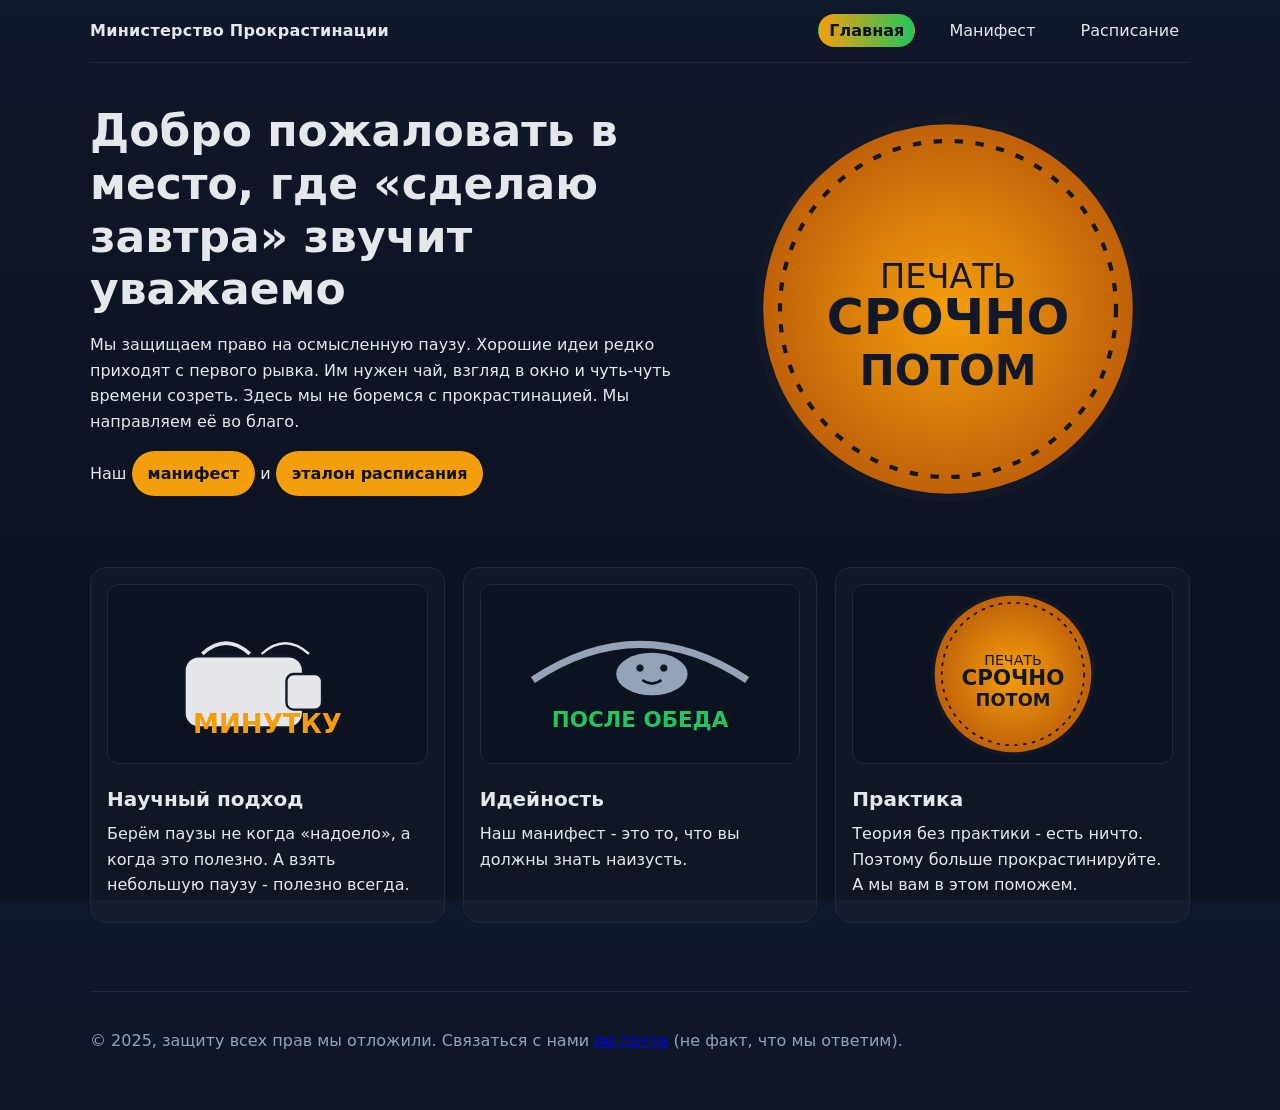
<file: lab2/index.html>
<!doctype html>
<html lang="ru">
<head>
  <meta charset="utf-8">
  <title>Министерство Прокрастинации — Главная</title>
  <meta name="viewport" content="width=device-width, initial-scale=1">
  <link rel="stylesheet" href="styles.css">
</head>
<body>
<header class="container site-header">
  <a class="logo" href="index.html">Министерство Прокрастинации</a>
  <nav class="main-nav" aria-label="Главное меню">
    <a href="index.html" class="active">Главная</a>
    <a href="manifesto.html">Манифест</a>
    <a href="schedule.html">Расписание</a>
  </nav>
</header>

<main class="container">
  <section id="hero" class="hero">
    <div class="hero-text">
      <h1>Добро пожаловать в место, где «сделаю завтра» звучит уважаемо</h1>
      <p>Мы защищаем право на осмысленную паузу. Хорошие идеи редко приходят с первого рывка. 
        Им нужен чай, взгляд в окно и чуть-чуть времени созреть. 
        Здесь мы не боремся с прокрастинацией. Мы направляем её во благо.</p>
      <p>Наш <a class="pill-link" href="manifesto.html"><span class="pill">манифест</span></a> и <a class="pill-link" href="schedule.html"><span class="pill">эталон расписания</span></a></p>
    </div>
    <div class="hero-media">
      <img class="hero-img" src="img/sticker1.svg" alt="Печать Министерства Прокрастинации: «Срочно потом»">
    </div>
  </section>

  <section class="cards">
    <article class="card">
      <img src="img/sticker2.svg" alt="Кружка с паром и надпись «Минутку»">
      <h2>Научный подход</h2>
      <p>Берём паузы не когда «надоело», а <span class="accent">когда это полезно</span>. 
        А взять небольшую паузу - полезно всегда.</p>
    </article>
    <article class="card">
      <img src="img/sticker3.svg" alt="Ленивец на ветке с табличкой «После обеда»">
      <h2>Идейность</h2>
      <p>Наш манифест - это то, что вы должны знать наизусть.</p>
    </article>
    <article class="card">
      <img src="img/sticker1.svg" alt="Печать «Срочно потом»">
      <h2>Практика</h2>
      <p>Теория без практики - есть ничто. Поэтому больше прокрастинируйте. А мы вам в этом поможем.</p>
    </article>
  </section>
</main>

<footer class="container site-footer">
  <p>© 2025, защиту всех прав мы отложили. Связаться с нами <a href="mailto:procrastinate@min.gov" title="Написать нам">по почте</a> (не факт, что мы ответим).</p>
</footer>
</body>
</html>
</file>
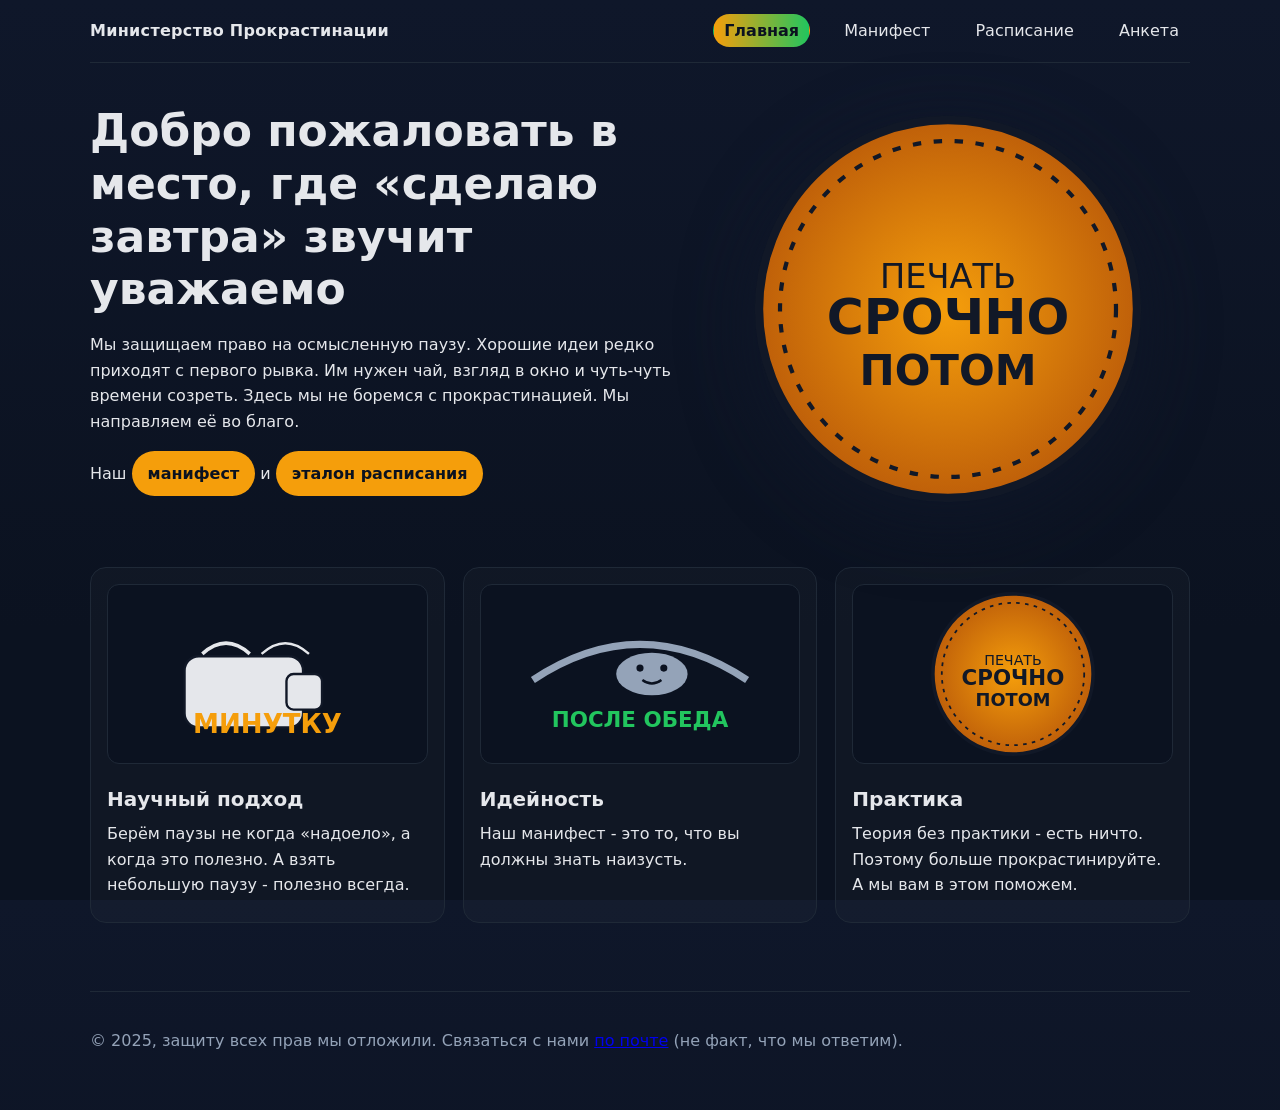
<file: lab4/index.html>
<!doctype html>
<html lang="ru">
<head>
  <meta charset="utf-8">
  <title>Министерство Прокрастинации — Главная</title>
  <meta name="viewport" content="width=device-width, initial-scale=1">
  <link rel="stylesheet" href="styles.css">
  <script src="app.js" defer></script>
</head>
<body>
<header class="container site-header">
  <a class="logo" href="index.html">Министерство Прокрастинации</a>
  <nav class="main-nav" aria-label="Главное меню">
    <a href="index.html" class="active">Главная</a>
    <a href="manifesto.html">Манифест</a>
    <a href="schedule.html">Расписание</a>
    <a href="signup.html">Анкета</a>
  </nav>
</header>

<main class="container">
  <section id="hero" class="hero">
    <div class="hero-text">
      <h1>Добро пожаловать в место, где «сделаю завтра» звучит уважаемо</h1>
      <p>Мы защищаем право на осмысленную паузу. Хорошие идеи редко приходят с первого рывка. 
        Им нужен чай, взгляд в окно и чуть-чуть времени созреть. 
        Здесь мы не боремся с прокрастинацией. Мы направляем её во благо.</p>
      <p>Наш <a class="pill-link" href="manifesto.html"><span class="pill">манифест</span></a> и <a class="pill-link" href="schedule.html"><span class="pill">эталон расписания</span></a></p>
    </div>
    <div class="hero-media">
      <img class="hero-img" src="img/sticker1.svg" alt="Печать Министерства Прокрастинации: «Срочно потом»">
    </div>
  </section>

  <section class="cards">
    <article class="card">
      <img src="img/sticker2.svg" alt="Кружка с паром и надпись «Минутку»">
      <h2>Научный подход</h2>
      <p>Берём паузы не когда «надоело», а <span class="accent">когда это полезно</span>. 
        А взять небольшую паузу - полезно всегда.</p>
    </article>
    <article class="card">
      <img src="img/sticker3.svg" alt="Ленивец на ветке с табличкой «После обеда»">
      <h2>Идейность</h2>
      <p>Наш манифест - это то, что вы должны знать наизусть.</p>
    </article>
    <article class="card">
      <img src="img/sticker1.svg" alt="Печать «Срочно потом»">
      <h2>Практика</h2>
      <p>Теория без практики - есть ничто. Поэтому больше прокрастинируйте. А мы вам в этом поможем.</p>
    </article>
  </section>
</main>

<footer class="container site-footer">
  <p>© 2025, защиту всех прав мы отложили. Связаться с нами <a href="mailto:procrastinate@min.gov" title="Написать нам">по почте</a> (не факт, что мы ответим).</p>
</footer>
</body>
</html>
</file>
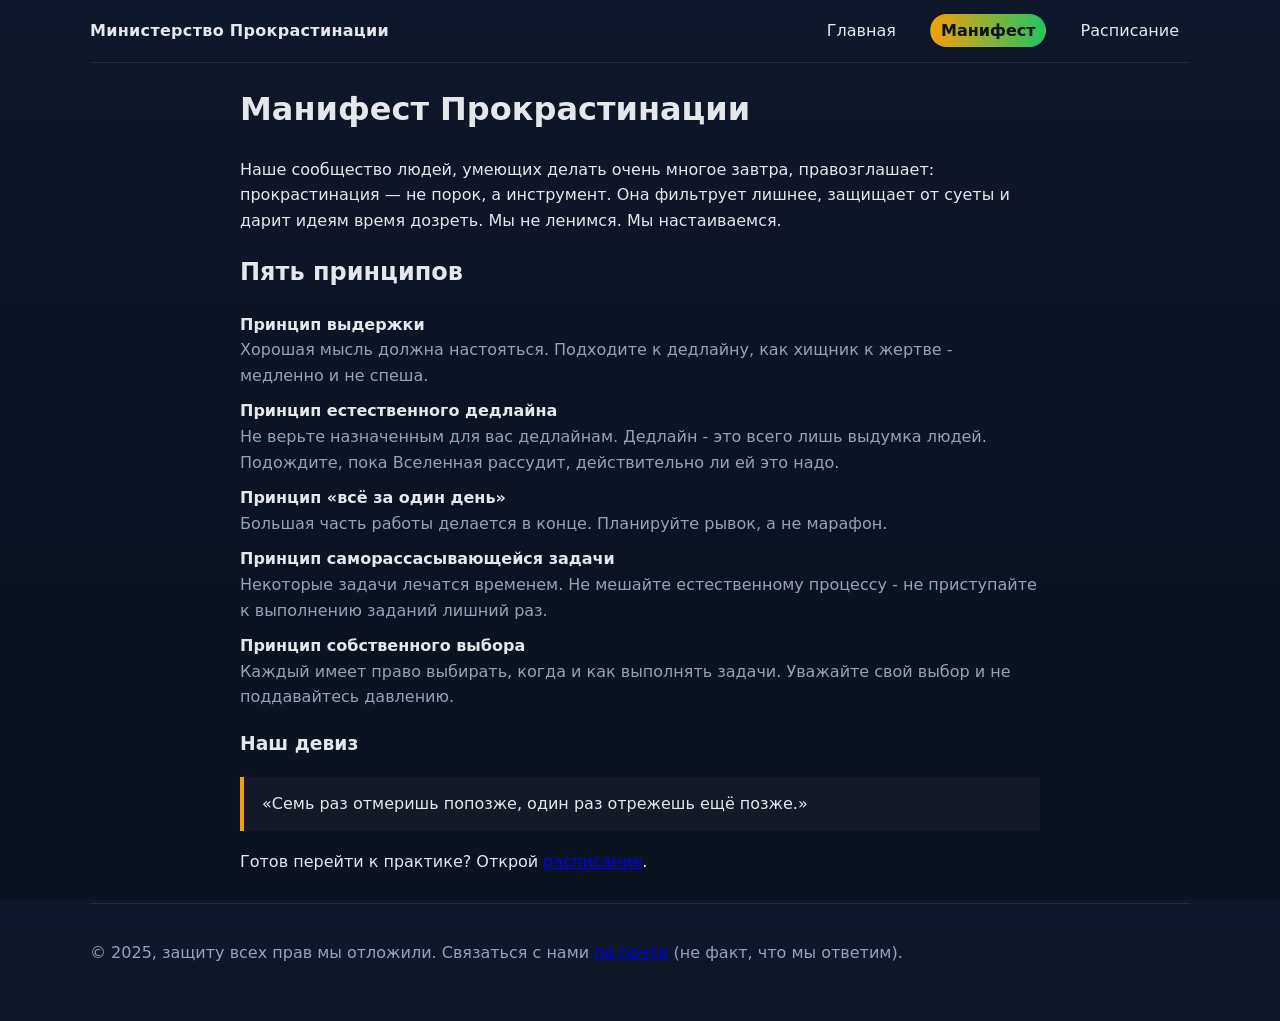
<file: lab2/manifesto.html>
<!doctype html>
<html lang="ru">
<head>
  <meta charset="utf-8">
  <title>Министерство Прокрастинации — Манифест</title>
  <meta name="viewport" content="width=device-width, initial-scale=1">
  <link rel="stylesheet" href="styles.css">
</head>
<body>
<header class="container site-header">
  <a class="logo" href="index.html">Министерство Прокрастинации</a>
  <nav class="main-nav" aria-label="Главное меню">
    <a href="index.html">Главная</a>
    <a href="manifesto.html" class="active">Манифест</a>
    <a href="schedule.html">Расписание</a>
  </nav>
</header>

<main class="container narrow">
  <h1>Манифест Прокрастинации</h1>

  <p>Наше сообщество людей, умеющих делать очень многое завтра, правозглашает: прокрастинация — не порок, а инструмент. Она фильтрует лишнее, защищает от суеты и дарит идеям время дозреть. Мы не ленимся. Мы настаиваемся.</p>

  <h2>Пять принципов</h2>
  <dl class="facts">
    <dt>Принцип выдержки</dt>
    <dd>Хорошая мысль должна настояться. Подходите к дедлайну, как хищник к жертве - медленно и не спеша.</dd>
    <dt>Принцип естественного дедлайна</dt>
    <dd>Не верьте назначенным для вас дедлайнам. Дедлайн - это всего лишь выдумка людей. Подождите, пока Вселенная рассудит, действительно ли ей это надо.</dd>
    <dt>Принцип «всё за один день»</dt> 
    <dd>Большая часть работы делается в конце. Планируйте рывок, а не марафон.</dd>
    <dt>Принцип саморассасывающейся задачи</dt> 
    <dd>Некоторые задачи лечатся временем. Не мешайте естественному процессу - не приступайте к выполнению заданий лишний раз.</dd>
    <dt>Принцип собственного выбора</dt> 
    <dd>Каждый имеет право выбирать, когда и как выполнять задачи. Уважайте свой выбор и не поддавайтесь давлению.</dd>
  </dl>

  <h3>Наш девиз</h3>
  <blockquote class="quote">«Семь раз отмеришь попозже, один раз отрежешь ещё позже.»</blockquote>

  <p>Готов перейти к практике? Открой <a href="schedule.html">расписание</a>.</p>
</main>

<footer class="container site-footer">
  <p>© 2025, защиту всех прав мы отложили. Связаться с нами <a href="mailto:procrastinate@min.gov" title="Написать нам">по почте</a> (не факт, что мы ответим).</p>
</footer>
</body>
</html>
</file>
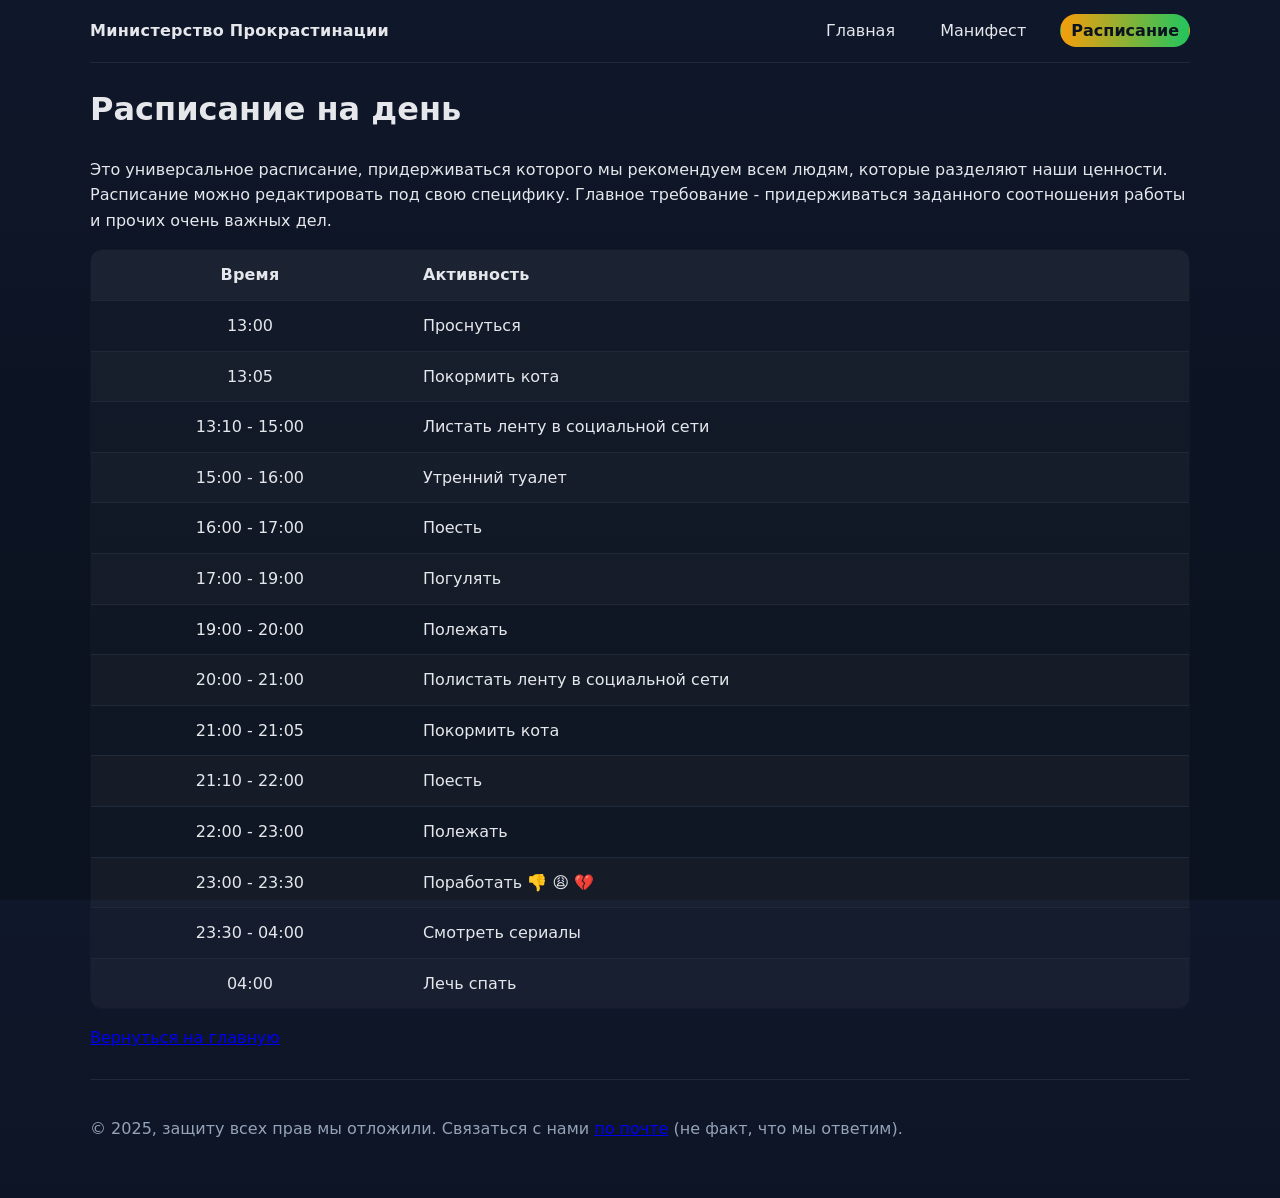
<file: lab2/schedule.html>
<!doctype html>
<html lang="ru">
<head>
  <meta charset="utf-8">
  <title>Министерство Прокрастинации — Расписание</title>
  <meta name="viewport" content="width=device-width, initial-scale=1">
  <link rel="stylesheet" href="styles.css">
</head>
<body>
<header class="container site-header">
  <a class="logo" href="index.html">Министерство Прокрастинации</a>
  <nav class="main-nav" aria-label="Главное меню">
    <a href="index.html">Главная</a>
    <a href="manifesto.html">Манифест</a>
    <a href="schedule.html" class="active">Расписание</a>
  </nav>
</header>

<main class="container">
  <h1>Расписание на день</h1>
  <p>Это универсальное расписание, придерживаться которого мы рекомендуем всем людям, которые разделяют наши ценности.
    Расписание можно редактировать под свою специфику. Главное требование - придерживаться заданного соотношения работы и прочих очень важных дел.
  </p>
  <table class="plan">
    <thead>
      <tr>
        <th>Время</th>
        <th>Активность</th>
      </tr>
    </thead>
    <tbody>
      <tr>
        <td>13:00</td>
        <td>Проснуться</td>
      </tr>
      <tr>
        <td>13:05</td>
        <td>Покормить кота</td>
      </tr>
      <tr>
        <td>13:10 - 15:00</td>
        <td>Листать ленту в социальной сети</td>
      </tr>
      <tr>
        <td>15:00 - 16:00</td>
        <td>Утренний туалет</td>
      </tr>
      <tr>
        <td>16:00 - 17:00</td>
        <td>Поесть</td>
      </tr>
      <tr>
        <td>17:00 - 19:00</td>
        <td>Погулять</td>
      </tr>
      <tr>
        <td>19:00 - 20:00</td>
        <td>Полежать</td>
      </tr>
      <tr>
        <td>20:00 - 21:00</td>
        <td>Полистать ленту в социальной сети</td>
      </tr>
      <tr>
        <td>21:00 - 21:05</td>
        <td>Покормить кота</td>
      </tr>
      <tr>
        <td>21:10 - 22:00</td>
        <td>Поесть</td>
      </tr>
      <tr>
        <td>22:00 - 23:00</td>
        <td>Полежать</td>
      </tr>
       <tr>
        <td>23:00 - 23:30</td>
        <td>Поработать 👎 😩 💔 </td>
      </tr>
       <tr>
        <td>23:30 - 04:00</td>
        <td>Смотреть сериалы</td>
      </tr>
       <tr>
        <td>04:00</td>
        <td>Лечь спать</td>
      </tr>
    </tbody>
  </table>

  <p><a href="index.html">Вернуться на главную</a></p>
</main>

<footer class="container site-footer">
  <p>© 2025, защиту всех прав мы отложили. Связаться с нами <a href="mailto:procrastinate@min.gov" title="Написать нам">по почте</a> (не факт, что мы ответим).</p>
</footer>
</body>
</html>
</file>
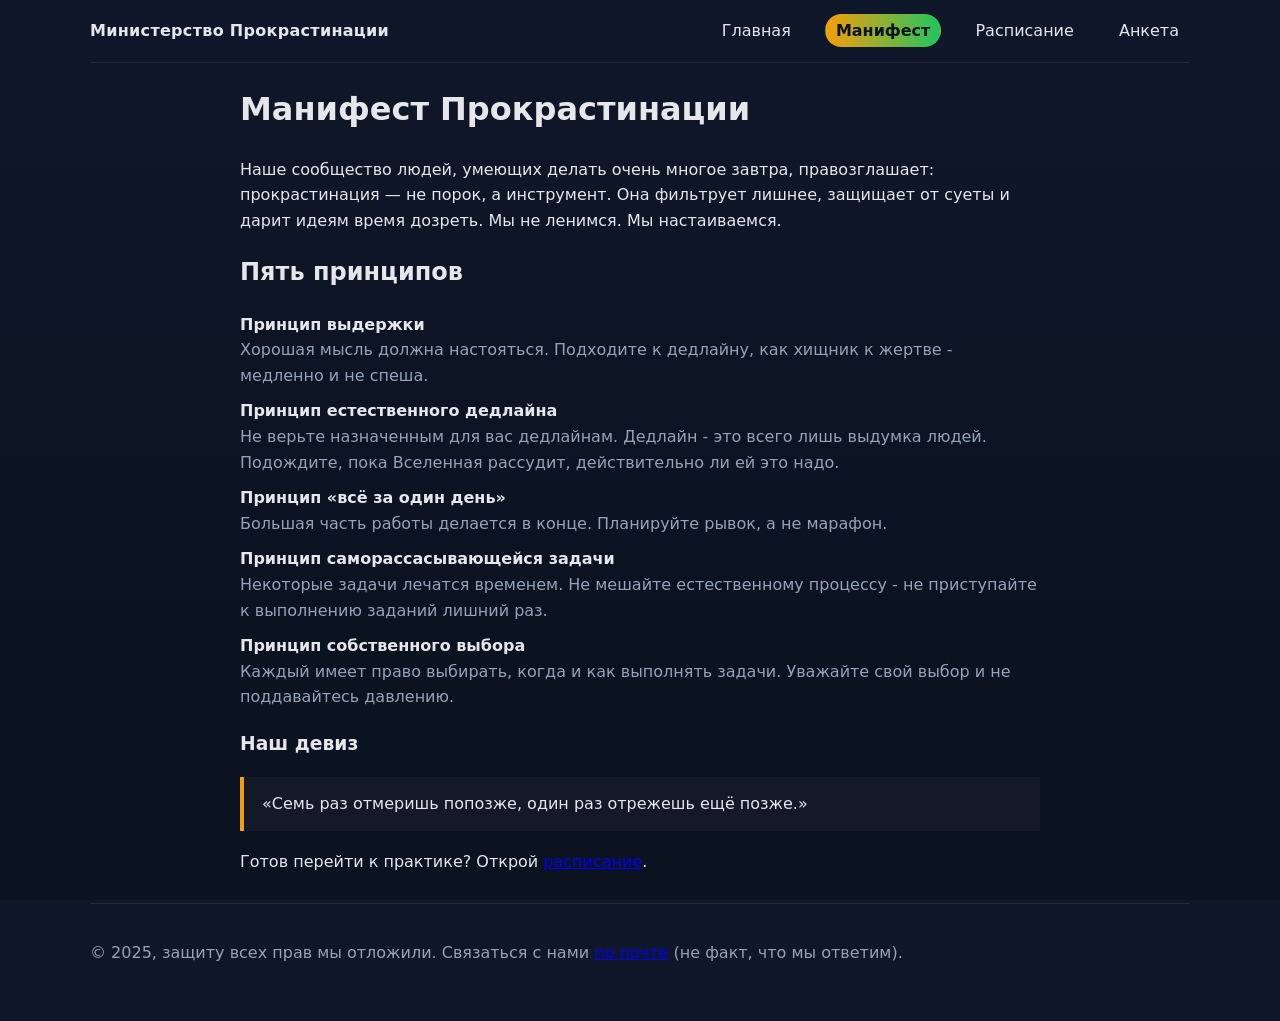
<file: lab4/manifesto.html>
<!doctype html>
<html lang="ru">
<head>
  <meta charset="utf-8">
  <title>Министерство Прокрастинации — Манифест</title>
  <meta name="viewport" content="width=device-width, initial-scale=1">
  <link rel="stylesheet" href="styles.css">
  <script src="app.js" defer></script>
</head>
<body>
<header class="container site-header">
  <a class="logo" href="index.html">Министерство Прокрастинации</a>
  <nav class="main-nav" aria-label="Главное меню">
    <a href="index.html">Главная</a>
    <a href="manifesto.html" class="active">Манифест</a>
    <a href="schedule.html">Расписание</a>
    <a href="signup.html">Анкета</a>
  </nav>
</header>

<main class="container narrow">
  <h1>Манифест Прокрастинации</h1>

  <p>Наше сообщество людей, умеющих делать очень многое завтра, правозглашает: прокрастинация — не порок, а инструмент. Она фильтрует лишнее, защищает от суеты и дарит идеям время дозреть. Мы не ленимся. Мы настаиваемся.</p>

  <h2>Пять принципов</h2>
  <dl class="facts">
    <dt>Принцип выдержки</dt>
    <dd>Хорошая мысль должна настояться. Подходите к дедлайну, как хищник к жертве - медленно и не спеша.</dd>
    <dt>Принцип естественного дедлайна</dt>
    <dd>Не верьте назначенным для вас дедлайнам. Дедлайн - это всего лишь выдумка людей. Подождите, пока Вселенная рассудит, действительно ли ей это надо.</dd>
    <dt>Принцип «всё за один день»</dt> 
    <dd>Большая часть работы делается в конце. Планируйте рывок, а не марафон.</dd>
    <dt>Принцип саморассасывающейся задачи</dt> 
    <dd>Некоторые задачи лечатся временем. Не мешайте естественному процессу - не приступайте к выполнению заданий лишний раз.</dd>
    <dt>Принцип собственного выбора</dt> 
    <dd>Каждый имеет право выбирать, когда и как выполнять задачи. Уважайте свой выбор и не поддавайтесь давлению.</dd>
  </dl>

  <h3>Наш девиз</h3>
  <blockquote class="quote">«Семь раз отмеришь попозже, один раз отрежешь ещё позже.»</blockquote>

  <p>Готов перейти к практике? Открой <a href="schedule.html">расписание</a>.</p>
</main>

<footer class="container site-footer">
  <p>© 2025, защиту всех прав мы отложили. Связаться с нами <a href="mailto:procrastinate@min.gov" title="Написать нам">по почте</a> (не факт, что мы ответим).</p>
</footer>
</body>
</html>
</file>
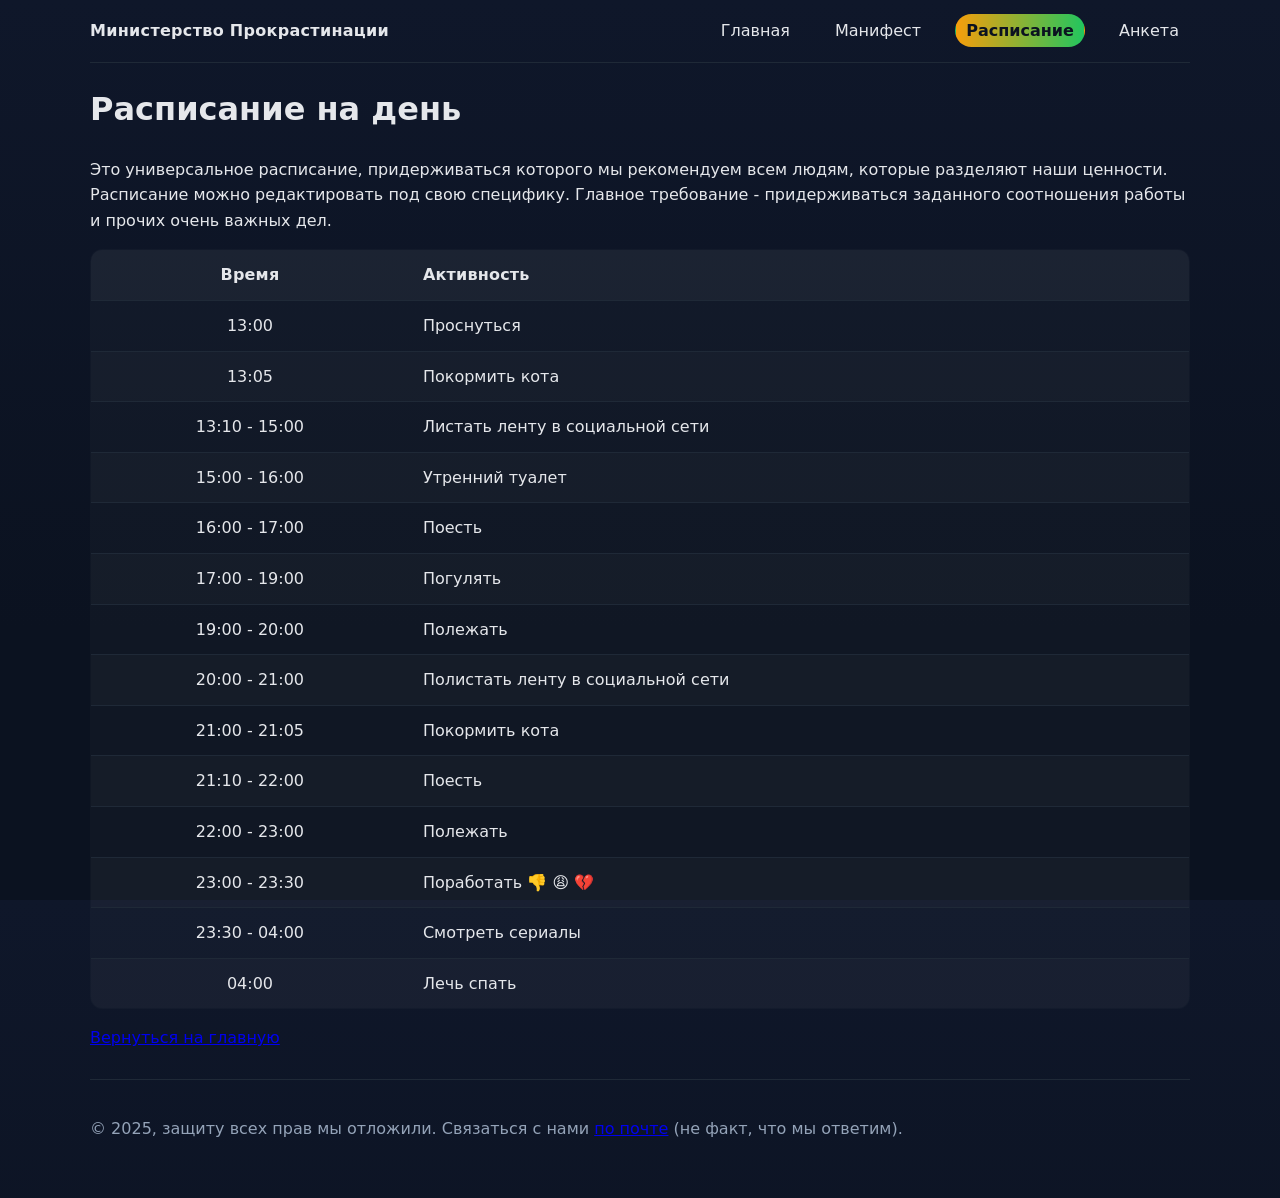
<file: lab4/schedule.html>
<!doctype html>
<html lang="ru">
<head>
  <meta charset="utf-8">
  <title>Министерство Прокрастинации — Расписание</title>
  <meta name="viewport" content="width=device-width, initial-scale=1">
  <link rel="stylesheet" href="styles.css">
  <script src="app.js" defer></script>
</head>
<body>
<header class="container site-header">
  <a class="logo" href="index.html">Министерство Прокрастинации</a>
  <nav class="main-nav" aria-label="Главное меню">
    <a href="index.html">Главная</a>
    <a href="manifesto.html">Манифест</a>
    <a href="schedule.html" class="active">Расписание</a>
    <a href="signup.html">Анкета</a>
  </nav>
</header>

<main class="container">
  <h1>Расписание на день</h1>
  <p>Это универсальное расписание, придерживаться которого мы рекомендуем всем людям, которые разделяют наши ценности.
    Расписание можно редактировать под свою специфику. Главное требование - придерживаться заданного соотношения работы и прочих очень важных дел.
  </p>
  <table class="plan">
    <thead>
      <tr>
        <th>Время</th>
        <th>Активность</th>
      </tr>
    </thead>
    <tbody>
      <tr>
        <td>13:00</td>
        <td>Проснуться</td>
      </tr>
      <tr>
        <td>13:05</td>
        <td>Покормить кота</td>
      </tr>
      <tr>
        <td>13:10 - 15:00</td>
        <td>Листать ленту в социальной сети</td>
      </tr>
      <tr>
        <td>15:00 - 16:00</td>
        <td>Утренний туалет</td>
      </tr>
      <tr>
        <td>16:00 - 17:00</td>
        <td>Поесть</td>
      </tr>
      <tr>
        <td>17:00 - 19:00</td>
        <td>Погулять</td>
      </tr>
      <tr>
        <td>19:00 - 20:00</td>
        <td>Полежать</td>
      </tr>
      <tr>
        <td>20:00 - 21:00</td>
        <td>Полистать ленту в социальной сети</td>
      </tr>
      <tr>
        <td>21:00 - 21:05</td>
        <td>Покормить кота</td>
      </tr>
      <tr>
        <td>21:10 - 22:00</td>
        <td>Поесть</td>
      </tr>
      <tr>
        <td>22:00 - 23:00</td>
        <td>Полежать</td>
      </tr>
       <tr>
        <td>23:00 - 23:30</td>
        <td>Поработать 👎 😩 💔 </td>
      </tr>
       <tr>
        <td>23:30 - 04:00</td>
        <td>Смотреть сериалы</td>
      </tr>
       <tr>
        <td>04:00</td>
        <td>Лечь спать</td>
      </tr>
    </tbody>
  </table>

  <p><a href="index.html">Вернуться на главную</a></p>
</main>

<footer class="container site-footer">
  <p>© 2025, защиту всех прав мы отложили. Связаться с нами <a href="mailto:procrastinate@min.gov" title="Написать нам">по почте</a> (не факт, что мы ответим).</p>
</footer>
</body>
</html>
</file>
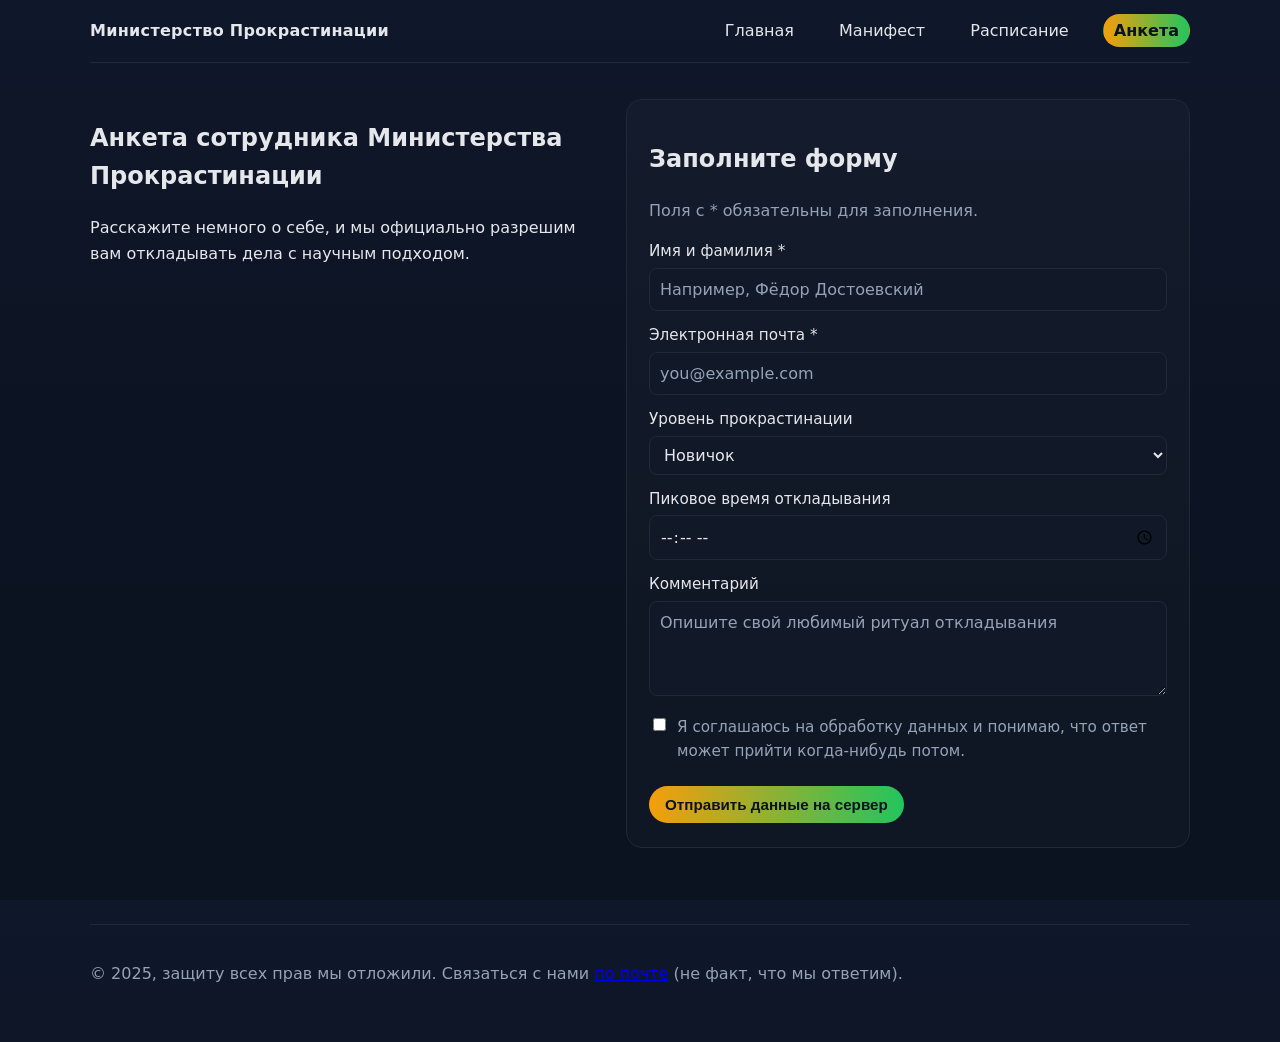
<file: lab4/signup.html>
<!doctype html>
<html lang="ru">
<head>
  <meta charset="utf-8">
  <title>Министерство Прокрастинации — Анкета</title>
  <meta name="viewport" content="width=device-width, initial-scale=1">
  <link rel="stylesheet" href="styles.css">
  <script src="app.js" defer></script>
</head>
<body>
<header class="container site-header">
  <a class="logo" href="index.html">Министерство Прокрастинации</a>
  <nav class="main-nav" aria-label="Главное меню">
    <a href="index.html">Главная</a>
    <a href="manifesto.html">Манифест</a>
    <a href="schedule.html">Расписание</a>
    <a href="signup.html" class="active">Анкета</a>
  </nav>
</header>

<main class="container signup">
  <section class="signup-intro">
    <h1>Анкета сотрудника Министерства Прокрастинации</h1>
    <p>Расскажите немного о себе, и мы официально разрешим вам откладывать дела с научным подходом.</p>
  </section>

  <section class="signup-form-card" aria-labelledby="signup-title">
    <h2 id="signup-title">Заполните форму</h2>
    <p class="muted">Поля с * обязательны для заполнения.</p>

    <form id="join-form" novalidate>
      <div class="field">
        <label for="name">Имя и фамилия *</label>
        <input type="text" id="name" name="name" required placeholder="Например, Фёдор Достоевский">
      </div>

      <div class="field">
        <label for="email">Электронная почта *</label>
        <input type="email" id="email" name="email" required placeholder="you@example.com">
      </div>

      <div class="field">
        <label for="level">Уровень прокрастинации</label>
        <select id="level" name="level">
          <option value="Новичок">Новичок</option>
          <option value="Уверенный откладыватель">Уверенный откладыватель</option>
          <option value="Профессионал последнего дня">Профессионал последнего дня</option>
        </select>
      </div>

      <div class="field">
        <label for="best-time">Пиковое время откладывания</label>
        <input type="time" id="best-time" name="bestTime">
      </div>

      <div class="field">
        <label for="comment">Комментарий</label>
        <textarea id="comment" name="comment" rows="3" placeholder="Опишите свой любимый ритуал откладывания"></textarea>
      </div>

      <div class="field checkbox-row">
        <input type="checkbox" id="agree" name="agree" required>
        <label for="agree">Я соглашаюсь на обработку данных и понимаю, что ответ может прийти когда-нибудь потом.</label>
      </div>

      <button type="submit">Отправить данные на сервер</button>
    </form>
  </section>
</main>

<footer class="container site-footer">
  <p>© 2025, защиту всех прав мы отложили. Связаться с нами <a href="mailto:procrastinate@min.gov" title="Написать нам">по почте</a> (не факт, что мы ответим).</p>
</footer>
</body>
</html>
</file>
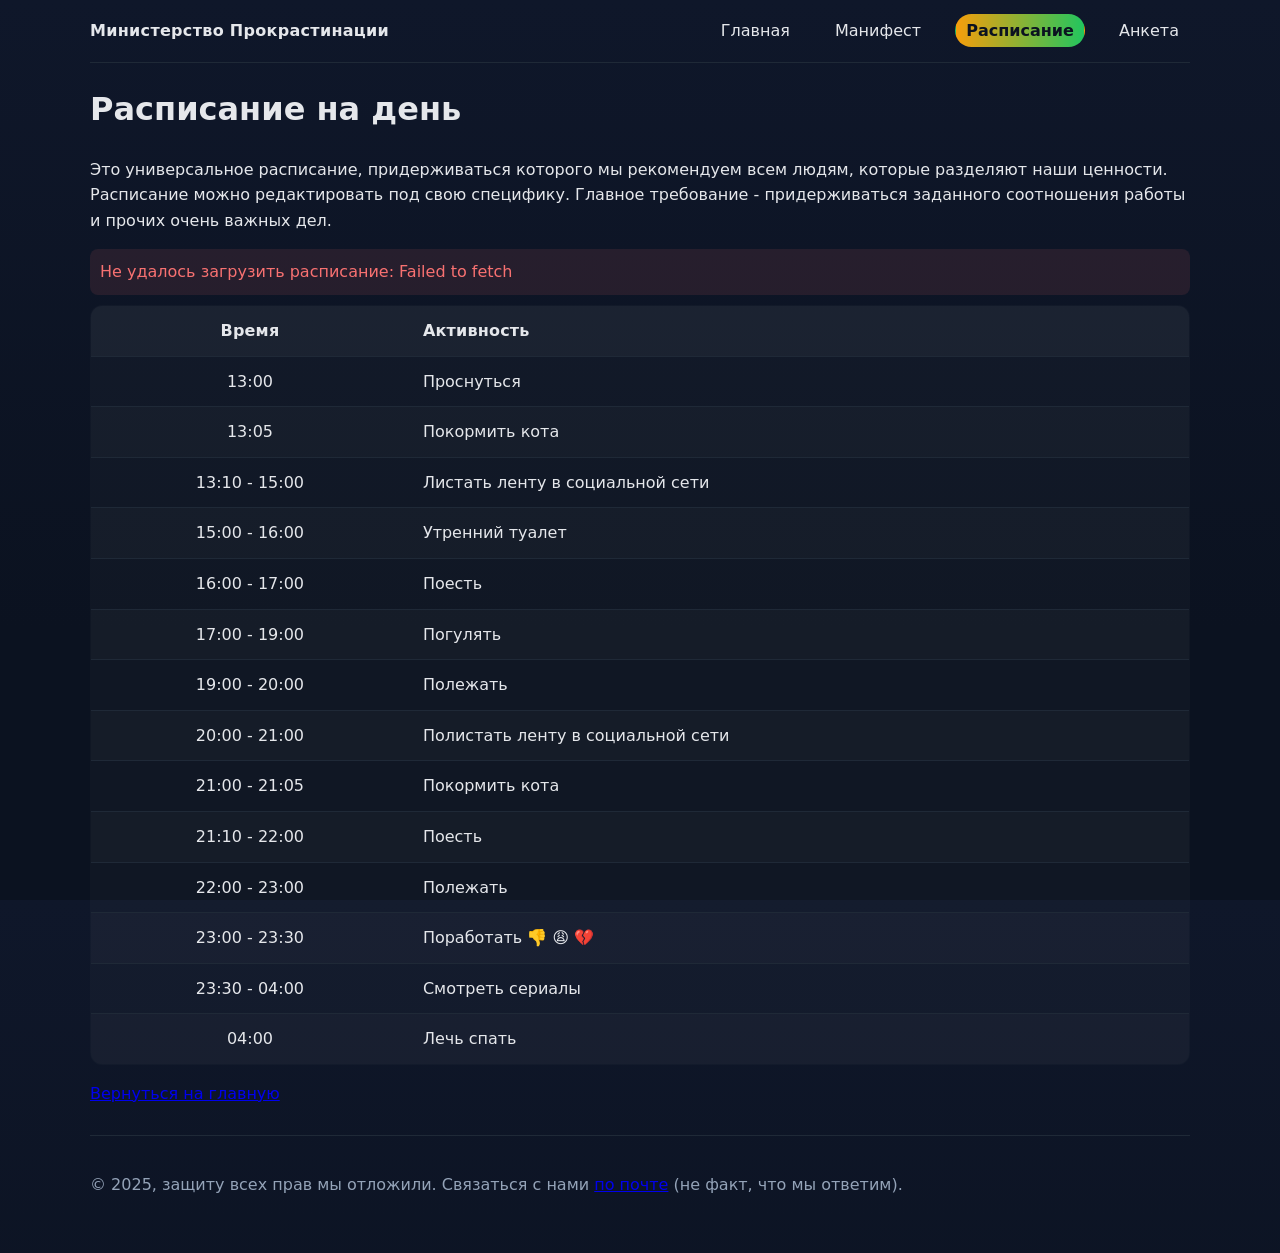
<file: lab5/schedule.html>
<!doctype html>
<html lang="ru">
<head>
  <meta charset="utf-8">
  <title>Министерство Прокрастинации — Расписание</title>
  <meta name="viewport" content="width=device-width, initial-scale=1">
  <link rel="stylesheet" href="styles.css">
  <script src="app.js" defer></script>
</head>
<body>
<header class="container site-header">
  <a class="logo" href="index.html">Министерство Прокрастинации</a>
  <nav class="main-nav" aria-label="Главное меню">
    <a href="index.html">Главная</a>
    <a href="manifesto.html">Манифест</a>
    <a href="schedule.html" class="active">Расписание</a>
    <a href="signup.html">Анкета</a>
  </nav>
</header>

<main class="container">
  <h1>Расписание на день</h1>
  <p>Это универсальное расписание, придерживаться которого мы рекомендуем всем людям, которые разделяют наши ценности.
    Расписание можно редактировать под свою специфику. Главное требование - придерживаться заданного соотношения работы и прочих очень важных дел.
  </p>

  <!-- Контейнер для индикатора загрузки -->
  <div id="schedule-loading" style="text-align: center; padding: 20px; color: #94a3b8; font-style: italic;">
    Загрузка расписания...
  </div>

  <!-- Контейнер для сообщения об ошибке -->
  <div id="schedule-error" style="display: none;"></div>

  <table class="plan" style="display: none;">
    <thead>
    <tr>
      <th>Время</th>
      <th>Активность</th>
    </tr>
    </thead>
    <tbody id="schedule-body">
    <!-- Данные будут загружаться динамически -->
    </tbody>
  </table>

  <p><a href="index.html">Вернуться на главную</a></p>
</main>

<footer class="container site-footer">
  <p>© 2025, защиту всех прав мы отложили. Связаться с нами <a href="mailto:procrastinate@min.gov" title="Написать нам">по почте</a> (не факт, что мы ответим).</p>
</footer>
</body>
</html>
</file>
<file: lab2/styles.css>
/* Внешний подключаемый CSS. Без фреймворков. */
:root{
  --bg: #0f172a;      /* slate-900 */
  --panel:#111827;    /* gray-900 */
  --ink:#e5e7eb;      /* gray-200 */
  --muted:#94a3b8;    /* slate-400 */
  --brand:#f59e0b;    /* amber-500 */
  --accent:#22c55e;   /* green-500 */
  --line:#1f2937;     /* gray-800 */
}

*{ box-sizing:border-box; }
html,body{ height:100%; }
body{
  margin:0;
  background:linear-gradient(180deg, var(--bg), #0b1220 70%);
  color:var(--ink);
  font:16px/1.6 system-ui,-apple-system,Segoe UI,Roboto,Ubuntu,Cantarell,Noto Sans,sans-serif;
}

.container{ width:min(1100px, 92%); margin-inline:auto; }

.site-header{
  display:flex; align-items:center; justify-content:space-between;
  padding:18px 0; border-bottom:1px solid var(--line);
}

.logo{
  font-weight:800; letter-spacing:.3px; color:var(--ink); text-decoration:none;
}
.logo:hover{ color:var(--brand); }

.main-nav a{
  color:var(--ink); text-decoration:none; margin-left:18px; padding:6px 10px; border-radius:999px;
  border:1px solid transparent;
}
.main-nav a:hover{ border-color:var(--line); background:#0b1220; }
.main-nav a.active{ background:linear-gradient(90deg,var(--brand),var(--accent)); color:#0b1220; font-weight:700; }

/* Атрибутный селектор: внешние ссылки */
a[target="_blank"]{ position:relative; }
a[target="_blank"]::after{ content:"↗"; margin-left:4px; font-size:.9em; color:var(--muted); }

/* Герой */
.hero{
  display:grid; grid-template-columns: 1.1fr .9fr; gap:24px; align-items:center;
  padding:36px 0;
}

.hero-img{ width:100%; max-width:420px; display:block; margin:0 auto; }
.hero-text h1{ font-size:clamp(28px, 3.6vw, 44px); line-height:1.2; margin:0 0 12px; }
.pill-link{ text-decoration:none; }
.pill{ display:inline-block; padding:10px 16px; border-radius:999px; background:var(--brand); color:#0b1220; font-weight:700; }
.pill:hover{ background:var(--accent); }

/* Карточки */
.cards{ display:grid; grid-template-columns: repeat(3, 1fr); gap:18px; padding:12px 0 40px; }
.card{ background:rgba(255,255,255,.02); border:1px solid var(--line); border-radius:16px; padding:16px; }
.card img{ width:100%; height:180px; object-fit:contain; background:#0b1220; border-radius:12px; border:1px solid var(--line); }
.card h2{ margin:12px 0 6px; font-size:20px; }
.card p{ margin:0 0 8px; }

/* Узкий контейнер для текста */
.narrow{ max-width:800px; }

.facts dt{ font-weight:700; margin-top:10px; }
.facts dd{ margin:0 0 8px 0; color:var(--muted); }

.quote{ margin:18px 0; padding:14px 18px; background:rgba(255,255,255,.03); border-left:4px solid var(--brand); }

/* Таблица с разным выравниванием */
.plan{ width:100%; border-collapse:collapse; background:rgba(255,255,255,.02); border:1px solid var(--line); border-radius:12px; overflow:hidden; }
.plan thead{ background:rgba(255,255,255,.04); }
.plan th, .plan td{ padding:12px 14px; border-bottom:1px solid var(--line); }
.plan th{ text-align:left; letter-spacing:.2px; }
.plan tbody tr:nth-child(even){ background:rgba(255,255,255,.02); }
/* Выравнивание для двух колонок: время по центру, активность по левому краю */
.plan th:nth-child(1),
.plan td:nth-child(1){ text-align:center; }
.plan th:nth-child(2),
.plan td:nth-child(2){ text-align:left; }

.muted{ color:var(--muted); }

.site-footer{ padding:20px 0 40px; color:var(--muted); border-top:1px solid var(--line); margin-top:28px; }

/* Адаптивность */
@media (max-width: 880px){
  .hero{ grid-template-columns: 1fr; }
  .cards{ grid-template-columns: 1fr; }
}
</file>
<file: lab4/styles.css>
/* Внешний подключаемый CSS. Без фреймворков. */
:root{
  --bg: #0f172a;            /* slate-900 */
  --bg-soft:#0b1220;        /* чуть светлее фон */
  --panel:#111827;          /* тёмная панель */
  --ink:#e5e7eb;            /* основной текст */
  --muted:#94a3b8;          /* приглушённый текст */
  --brand:#f59e0b;          /* акцент 1 */
  --accent:#22c55e;         /* акцент 2 */
  --line:#1f2937;           /* границы/линии */

  --surface-soft: rgba(255,255,255,.02);
  --surface-softer: rgba(255,255,255,.03);
  --surface-strong: rgba(255,255,255,.04);
  --shadow-strong: rgba(15,23,42,.75);
}

*{ box-sizing:border-box; }
html,body{ height:100%; }
body{
  margin:0;
  background:linear-gradient(180deg, var(--bg), var(--bg-soft) 70%);
  color:var(--ink);
  font:16px/1.6 system-ui,-apple-system,Segoe UI,Roboto,Ubuntu,Cantarell,Noto Sans,sans-serif;
}

.container{ width:min(1100px, 92%); margin-inline:auto; }

.site-header{
  display:flex;
  align-items:center;
  justify-content:space-between;
  padding:18px 0;
  border-bottom:1px solid var(--line);
}

.logo{
  font-weight:800;
  letter-spacing:.3px;
  color:var(--ink);
  text-decoration:none;
}
.logo:hover{ color:var(--brand); }

.main-nav a{
  color:var(--ink);
  text-decoration:none;
  margin-left:18px;
  padding:6px 10px;
  border-radius:999px;
  border:1px solid transparent;
}
.main-nav a:hover{
  border-color:var(--line);
  background:var(--bg-soft);
}
.main-nav a.active{
  background:linear-gradient(90deg,var(--brand),var(--accent));
  color:var(--bg-soft);
  font-weight:700;
}

/* Атрибутный селектор: внешние ссылки */
a[target="_blank"]{ position:relative; }
a[target="_blank"]::after{
  content:"↗";
  margin-left:4px;
  font-size:.9em;
  color:var(--muted);
}

/* Герой */
.hero{
  display:grid;
  grid-template-columns: 1.1fr .9fr;
  gap:24px;
  align-items:center;
  padding:36px 0;
}

.hero-text h1{
  font-size:clamp(28px, 3.6vw, 44px);
  line-height:1.2;
  margin:0 0 12px;
}

.pill-link{ text-decoration:none; }
.pill{
  display:inline-block;
  padding:10px 16px;
  border-radius:999px;
  background:var(--brand);
  color:var(--bg-soft);
  font-weight:700;
  transition:background .2s ease, transform .2s ease;
}
.pill:hover{
  background:var(--accent);
  transform:translateY(-1px);
}

/* Анимация "плавающей" наклейки */
.hero-media{ position:relative; }
.hero-img{
  width:100%;
  max-width:420px;
  display:block;
  margin:0 auto;
  animation: float 6s ease-in-out infinite;
  filter: drop-shadow(0 18px 35px var(--shadow-strong));
}

@keyframes float{
  0%{
    transform:translateY(0) rotate(-3deg);
  }
  50%{
    transform:translateY(-12px) rotate(3deg);
  }
  100%{
    transform:translateY(0) rotate(-3deg);
  }
}

@media (prefers-reduced-motion: reduce){
  .hero-img{
    animation:none;
  }
}

/* Карточки */
.cards{
  display:grid;
  grid-template-columns: repeat(3, 1fr);
  gap:18px;
  padding:12px 0 40px;
}
.card{
  background:var(--surface-soft);
  border:1px solid var(--line);
  border-radius:16px;
  padding:16px;
}
.card img{
  width:100%;
  height:180px;
  object-fit:contain;
  background:var(--bg-soft);
  border-radius:12px;
  border:1px solid var(--line);
}
.card h2{
  margin:12px 0 6px;
  font-size:20px;
}
.card p{ margin:0 0 8px; }

/* Узкий контейнер для текста */
.narrow{ max-width:800px; }

.facts dt{
  font-weight:700;
  margin-top:10px;
}
.facts dd{
  margin:0 0 8px 0;
  color:var(--muted);
}

.quote{
  margin:18px 0;
  padding:14px 18px;
  background:var(--surface-softer);
  border-left:4px solid var(--brand);
}

/* Таблица с разным выравниванием */
.plan{
  width:100%;
  border-collapse:collapse;
  background:var(--surface-soft);
  border:1px solid var(--line);
  border-radius:12px;
  overflow:hidden;
}
.plan thead{ background:var(--surface-strong); }
.plan th,
.plan td{
  padding:12px 14px;
  border-bottom:1px solid var(--line);
}
.plan th{
  text-align:left;
  letter-spacing:.2px;
}
.plan tbody tr:nth-child(even){
  background:var(--surface-soft);
}
/* Выравнивание для двух колонок: время по центру, активность по левому краю */
.plan th:nth-child(1),
.plan td:nth-child(1){ text-align:center; }
.plan th:nth-child(2),
.plan td:nth-child(2){ text-align:left; }

.muted{ color:var(--muted); }

.site-footer{
  padding:20px 0 40px;
  color:var(--muted);
  border-top:1px solid var(--line);
  margin-top:28px;
}

/* -------- Страница с формой (Flexbox-разметка) -------- */

.signup{
  display:flex;
  flex-wrap:wrap;
  gap:32px;
  align-items:stretch;
  padding:36px 0 48px;
}

.signup-intro{
  flex:1 1 260px;
}

.signup-form-card{
  flex:1 1 320px;
  background:var(--surface-soft);
  border:1px solid var(--line);
  border-radius:16px;
  padding:20px 22px 24px;
}

/* Поля формы */

.signup-form-card form{
  display:flex;
  flex-direction:column;
  gap:12px;
  margin-top:10px;
}

.field label{
  display:block;
  margin-bottom:4px;
  font-size:.95rem;
}

input[type="text"],
input[type="email"],
input[type="password"],
input[type="time"],
textarea,
select{
  width:100%;
  padding:8px 10px;
  border-radius:8px;
  border:1px solid var(--line);
  background:var(--panel);
  color:var(--ink);
  font:inherit;
}

input::placeholder,
textarea::placeholder{
  color:var(--muted);
}

textarea{ resize:vertical; }

.checkbox-row{
  display:flex;
  align-items:flex-start;
  gap:8px;
  font-size:.9rem;
  color:var(--muted);
}

.checkbox-row input[type="checkbox"]{
  margin-top:3px;
}

button[type="submit"]{
  align-self:flex-start;
  margin-top:6px;
  padding:10px 16px;
  border-radius:999px;
  border:none;
  cursor:pointer;
  background:linear-gradient(90deg,var(--brand),var(--accent));
  color:var(--bg-soft);
  font-weight:600;
  font-size:.95rem;
  transition: transform .15s ease, box-shadow .15s ease, opacity .15s ease;
}
button[type="submit"]:hover{
  transform:translateY(-1px);
  box-shadow:0 14px 30px var(--shadow-strong);
}
button[type="submit"]:active{
  transform:translateY(0);
  box-shadow:none;
  opacity:.9;
}

.form-hint{
  margin-top:6px;
  font-size:.85rem;
}

/* Адаптивность */
@media (max-width: 880px){
  .hero{ grid-template-columns: 1fr; }
  .cards{ grid-template-columns: 1fr; }
  .signup{ flex-direction:column; }
}
</file>
<file: lab5/styles.css>
/* Внешний подключаемый CSS. Без фреймворков. */
:root{
  --bg: #0f172a;            /* slate-900 */
  --bg-soft:#0b1220;        /* чуть светлее фон */
  --panel:#111827;          /* тёмная панель */
  --ink:#e5e7eb;            /* основной текст */
  --muted:#94a3b8;          /* приглушённый текст */
  --brand:#f59e0b;          /* акцент 1 */
  --accent:#22c55e;         /* акцент 2 */
  --line:#1f2937;           /* границы/линии */

  --surface-soft: rgba(255,255,255,.02);
  --surface-softer: rgba(255,255,255,.03);
  --surface-strong: rgba(255,255,255,.04);
  --shadow-strong: rgba(15,23,42,.75);
}

*{ box-sizing:border-box; }
html,body{ height:100%; }
body{
  margin:0;
  background:linear-gradient(180deg, var(--bg), var(--bg-soft) 70%);
  color:var(--ink);
  font:16px/1.6 system-ui,-apple-system,Segoe UI,Roboto,Ubuntu,Cantarell,Noto Sans,sans-serif;
}

.container{ width:min(1100px, 92%); margin-inline:auto; }

.site-header{
  display:flex;
  align-items:center;
  justify-content:space-between;
  padding:18px 0;
  border-bottom:1px solid var(--line);
}

.logo{
  font-weight:800;
  letter-spacing:.3px;
  color:var(--ink);
  text-decoration:none;
}
.logo:hover{ color:var(--brand); }

.main-nav a{
  color:var(--ink);
  text-decoration:none;
  margin-left:18px;
  padding:6px 10px;
  border-radius:999px;
  border:1px solid transparent;
}
.main-nav a:hover{
  border-color:var(--line);
  background:var(--bg-soft);
}
.main-nav a.active{
  background:linear-gradient(90deg,var(--brand),var(--accent));
  color:var(--bg-soft);
  font-weight:700;
}

/* Атрибутный селектор: внешние ссылки */
a[target="_blank"]{ position:relative; }
a[target="_blank"]::after{
  content:"↗";
  margin-left:4px;
  font-size:.9em;
  color:var(--muted);
}

/* Герой */
.hero{
  display:grid;
  grid-template-columns: 1.1fr .9fr;
  gap:24px;
  align-items:center;
  padding:36px 0;
}

.hero-text h1{
  font-size:clamp(28px, 3.6vw, 44px);
  line-height:1.2;
  margin:0 0 12px;
}

.pill-link{ text-decoration:none; }
.pill{
  display:inline-block;
  padding:10px 16px;
  border-radius:999px;
  background:var(--brand);
  color:var(--bg-soft);
  font-weight:700;
  transition:background .2s ease, transform .2s ease;
}
.pill:hover{
  background:var(--accent);
  transform:translateY(-1px);
}

/* Анимация "плавающей" наклейки */
.hero-media{ position:relative; }
.hero-img{
  width:100%;
  max-width:420px;
  display:block;
  margin:0 auto;
  animation: float 6s ease-in-out infinite;
  filter: drop-shadow(0 18px 35px var(--shadow-strong));
}

@keyframes float{
  0%{
    transform:translateY(0) rotate(-3deg);
  }
  50%{
    transform:translateY(-12px) rotate(3deg);
  }
  100%{
    transform:translateY(0) rotate(-3deg);
  }
}

@media (prefers-reduced-motion: reduce){
  .hero-img{
    animation:none;
  }
}

/* Карточки */
.cards{
  display:grid;
  grid-template-columns: repeat(3, 1fr);
  gap:18px;
  padding:12px 0 40px;
}
.card{
  background:var(--surface-soft);
  border:1px solid var(--line);
  border-radius:16px;
  padding:16px;
}
.card img{
  width:100%;
  height:180px;
  object-fit:contain;
  background:var(--bg-soft);
  border-radius:12px;
  border:1px solid var(--line);
}
.card h2{
  margin:12px 0 6px;
  font-size:20px;
}
.card p{ margin:0 0 8px; }

/* Узкий контейнер для текста */
.narrow{ max-width:800px; }

.facts dt{
  font-weight:700;
  margin-top:10px;
}
.facts dd{
  margin:0 0 8px 0;
  color:var(--muted);
}

.quote{
  margin:18px 0;
  padding:14px 18px;
  background:var(--surface-softer);
  border-left:4px solid var(--brand);
}

/* Таблица с разным выравниванием */
.plan{
  width:100%;
  border-collapse:collapse;
  background:var(--surface-soft);
  border:1px solid var(--line);
  border-radius:12px;
  overflow:hidden;
}
.plan thead{ background:var(--surface-strong); }
.plan th,
.plan td{
  padding:12px 14px;
  border-bottom:1px solid var(--line);
}
.plan th{
  text-align:left;
  letter-spacing:.2px;
}
.plan tbody tr:nth-child(even){
  background:var(--surface-soft);
}
/* Выравнивание для двух колонок: время по центру, активность по левому краю */
.plan th:nth-child(1),
.plan td:nth-child(1){ text-align:center; }
.plan th:nth-child(2),
.plan td:nth-child(2){ text-align:left; }

.muted{ color:var(--muted); }

.site-footer{
  padding:20px 0 40px;
  color:var(--muted);
  border-top:1px solid var(--line);
  margin-top:28px;
}

/* -------- Страница с формой (Flexbox-разметка) -------- */

.signup{
  display:flex;
  flex-wrap:wrap;
  gap:32px;
  align-items:stretch;
  padding:36px 0 48px;
}

.signup-intro{
  flex:1 1 260px;
}

.signup-form-card{
  flex:1 1 320px;
  background:var(--surface-soft);
  border:1px solid var(--line);
  border-radius:16px;
  padding:20px 22px 24px;
}

/* Поля формы */

.signup-form-card form{
  display:flex;
  flex-direction:column;
  gap:12px;
  margin-top:10px;
}

.field label{
  display:block;
  margin-bottom:4px;
  font-size:.95rem;
}

input[type="text"],
input[type="email"],
input[type="password"],
input[type="time"],
textarea,
select{
  width:100%;
  padding:8px 10px;
  border-radius:8px;
  border:1px solid var(--line);
  background:var(--panel);
  color:var(--ink);
  font:inherit;
}

input::placeholder,
textarea::placeholder{
  color:var(--muted);
}

textarea{ resize:vertical; }

.checkbox-row{
  display:flex;
  align-items:flex-start;
  gap:8px;
  font-size:.9rem;
  color:var(--muted);
}

.checkbox-row input[type="checkbox"]{
  margin-top:3px;
}

button[type="submit"]{
  align-self:flex-start;
  margin-top:6px;
  padding:10px 16px;
  border-radius:999px;
  border:none;
  cursor:pointer;
  background:linear-gradient(90deg,var(--brand),var(--accent));
  color:var(--bg-soft);
  font-weight:600;
  font-size:.95rem;
  transition: transform .15s ease, box-shadow .15s ease, opacity .15s ease;
}
button[type="submit"]:hover{
  transform:translateY(-1px);
  box-shadow:0 14px 30px var(--shadow-strong);
}
button[type="submit"]:active{
  transform:translateY(0);
  box-shadow:none;
  opacity:.9;
}

.form-hint{
  margin-top:6px;
  font-size:.85rem;
}

/* Адаптивность */
@media (max-width: 880px){
  .hero{ grid-template-columns: 1fr; }
  .cards{ grid-template-columns: 1fr; }
  .signup{ flex-direction:column; }
}

/* Стили для сообщений об ошибках формы */
.error-message {
  color: #f87171;
  font-size: 0.85rem;
  margin-top: 4px;
  display: none;
}

.field input.error,
.field textarea.error,
.field select.error {
  border-color: #f87171 !important;
  box-shadow: 0 0 0 3px rgba(248, 113, 113, 0.1) !important;
}

/* Стили для сообщений формы */
#form-message {
  margin-top: 16px;
  padding: 12px;
  border-radius: 8px;
  font-weight: 500;
  display: none;
}

/* Стили для сообщений расписания */
#schedule-message {
  margin: 10px 0;
  padding: 10px;
  border-radius: 8px;
  font-size: 0.9rem;
  display: block;
}

#schedule-loading {
  text-align: center;
  padding: 20px;
  color: #94a3b8;
  font-style: italic;
}
</file>
